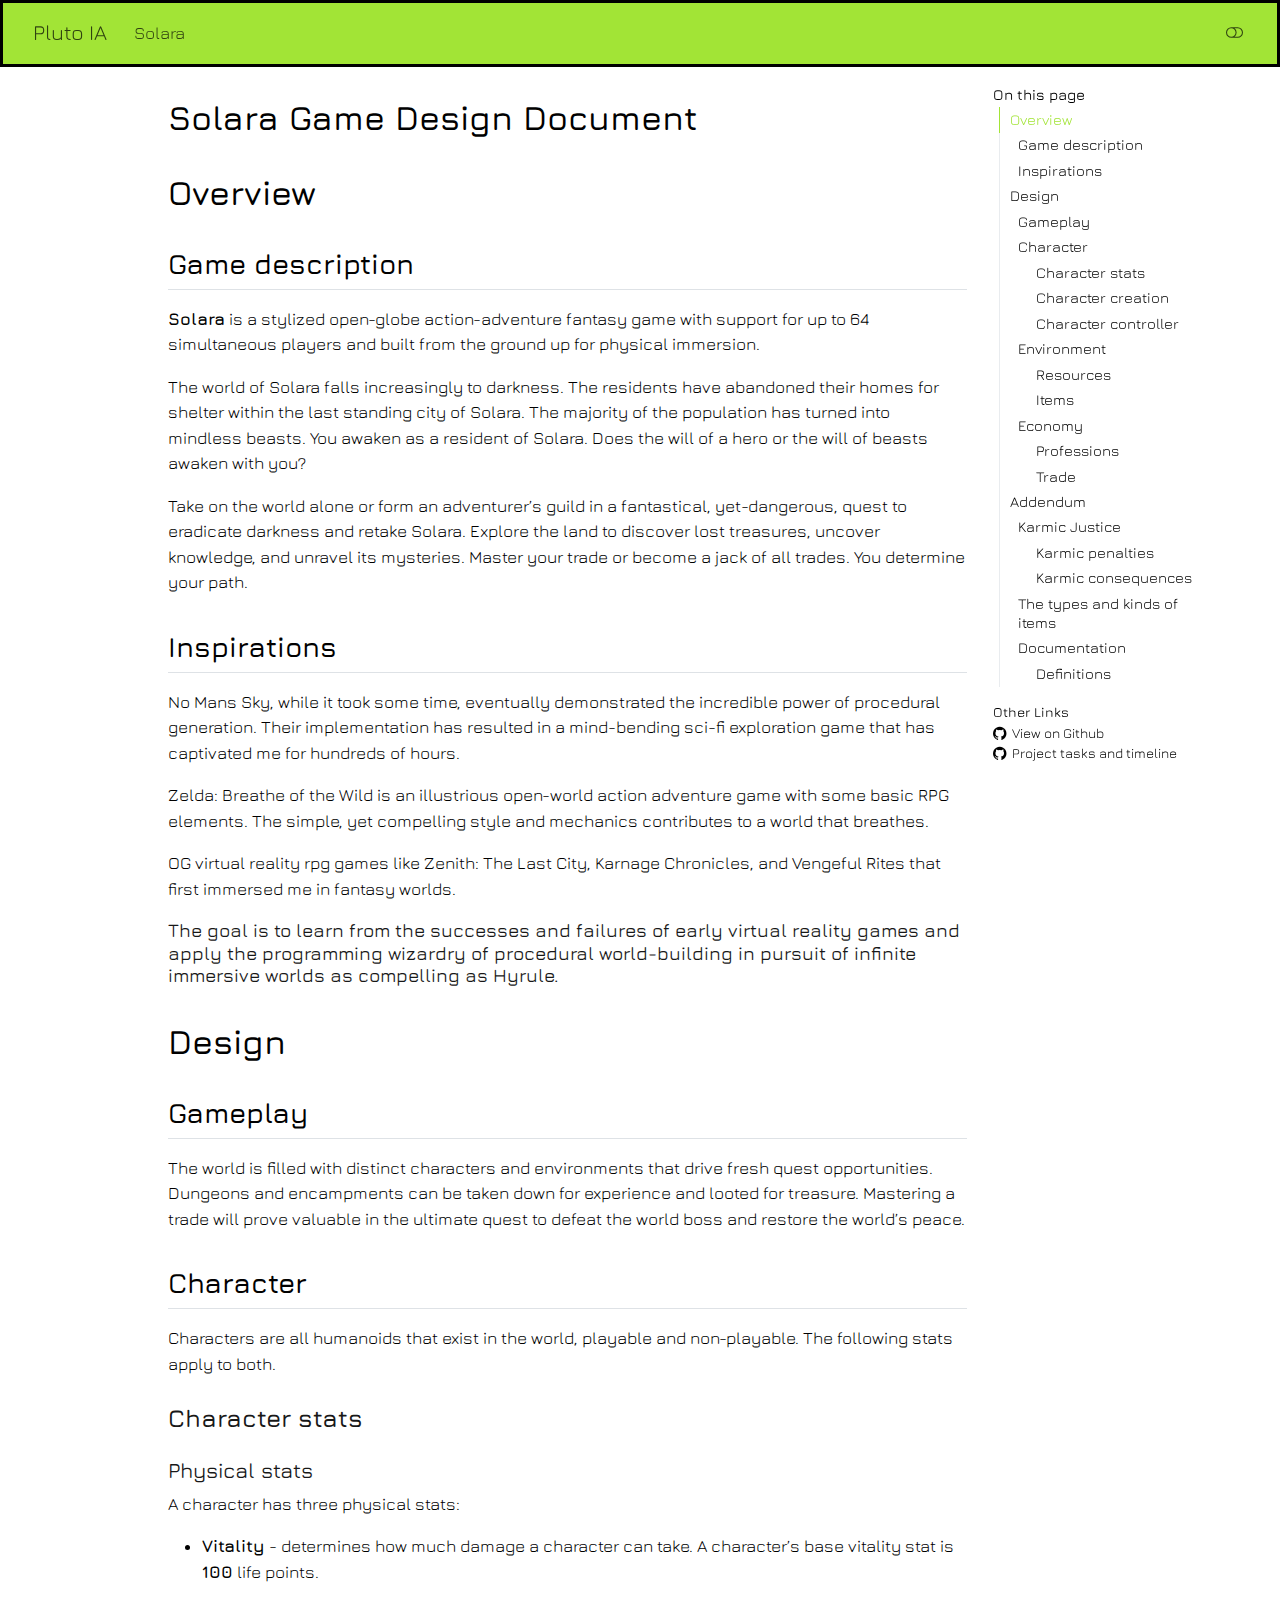
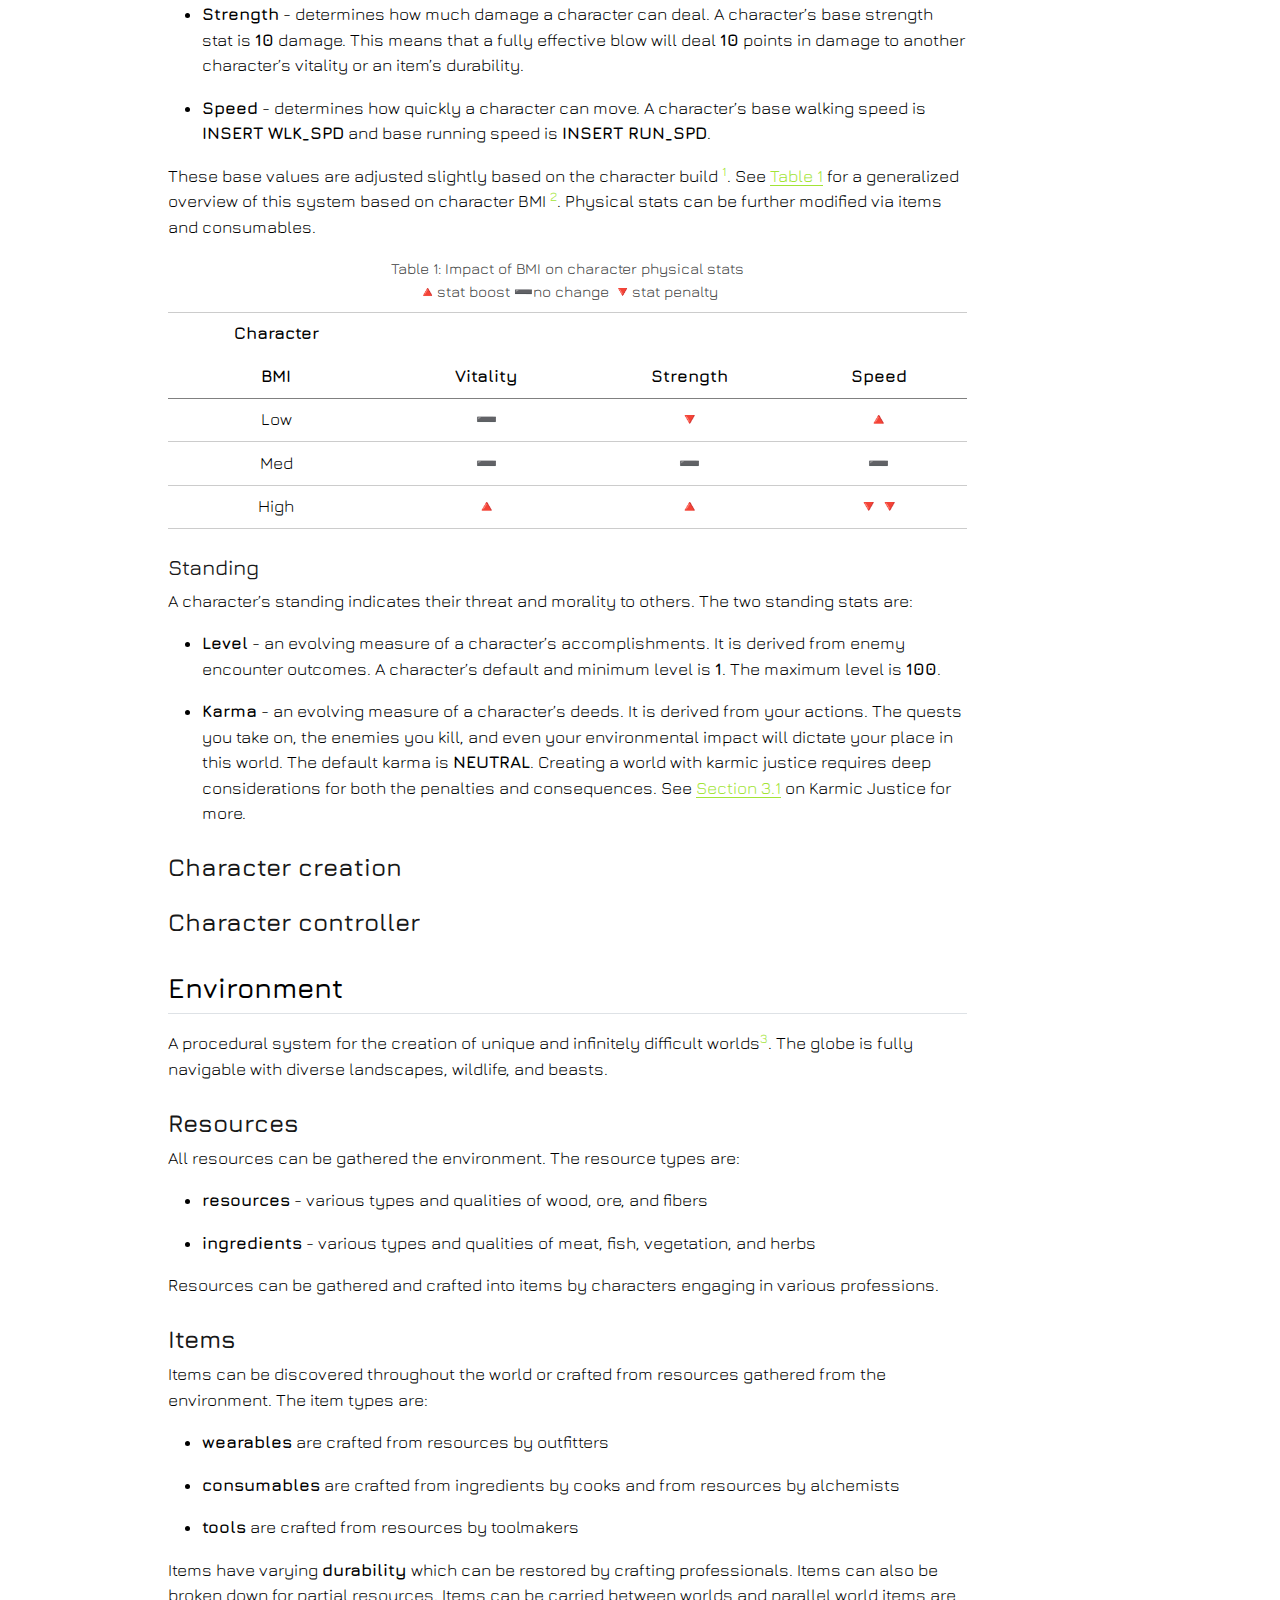
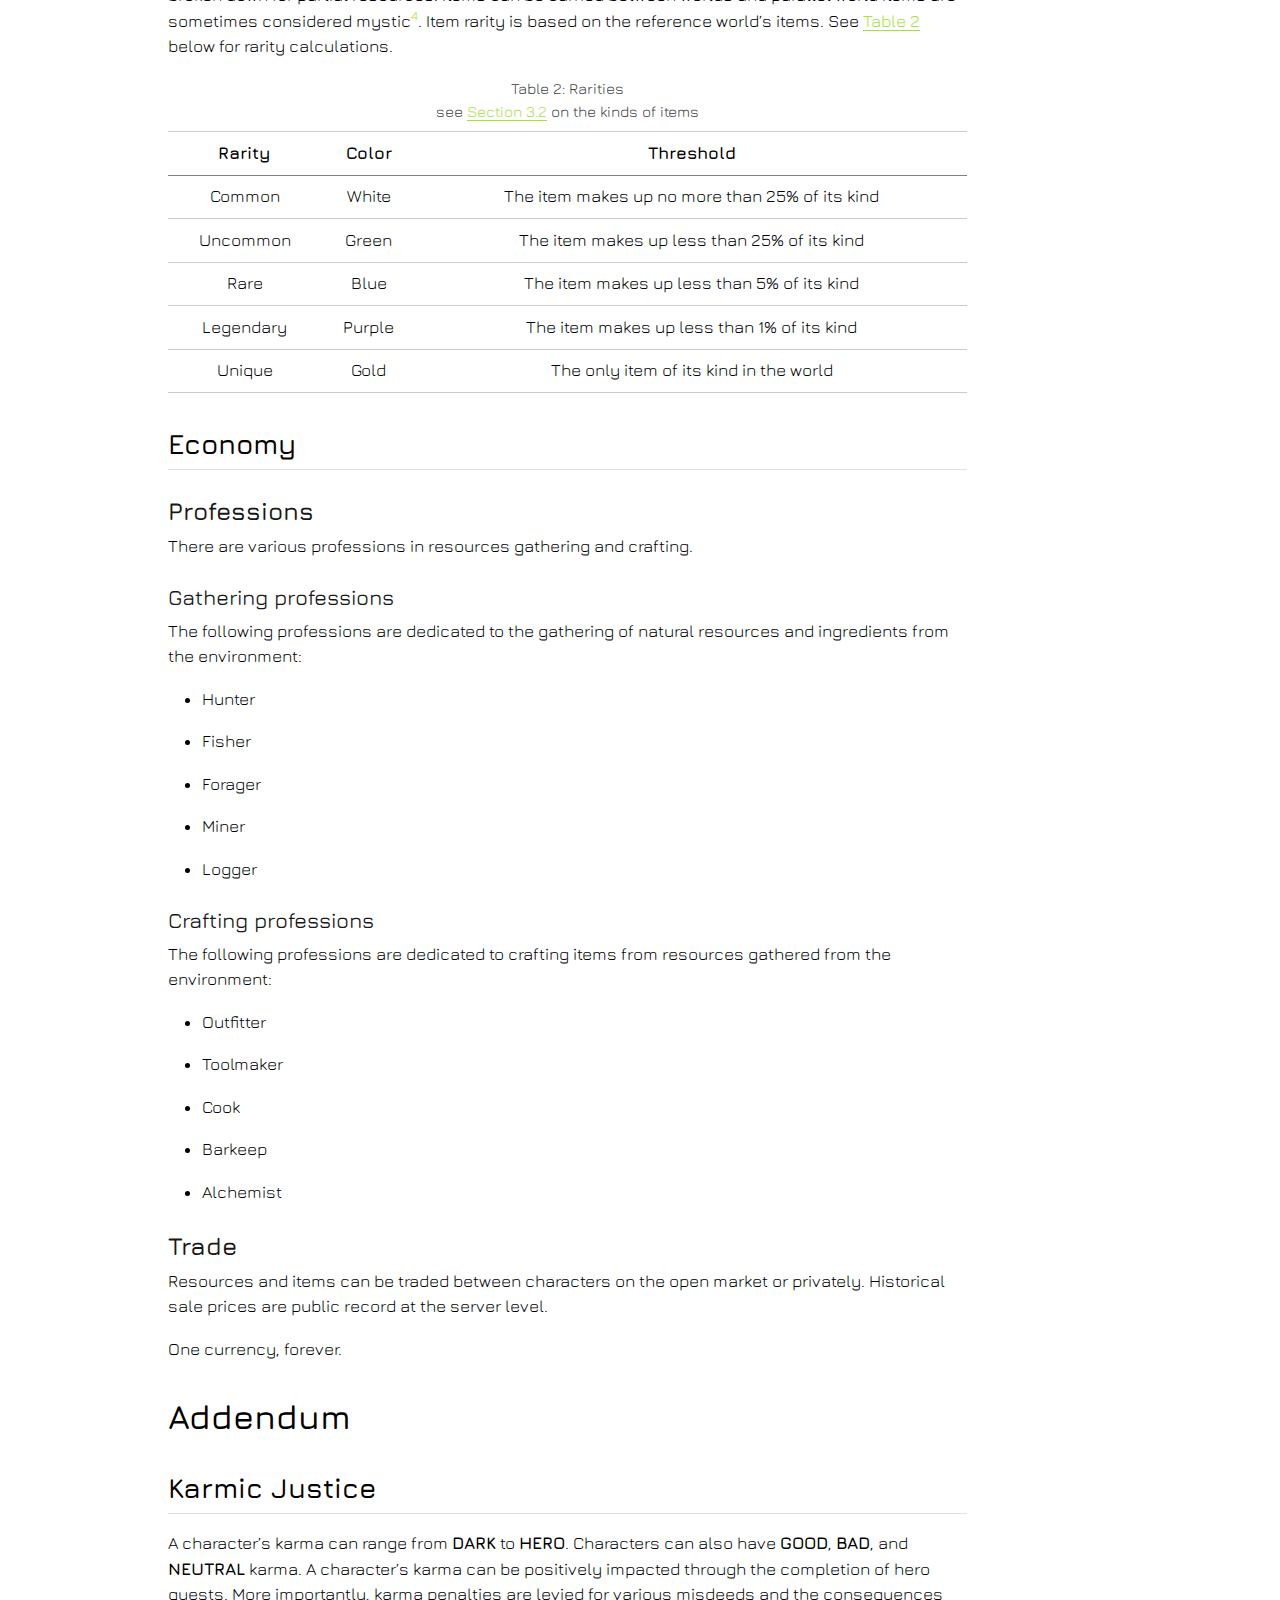
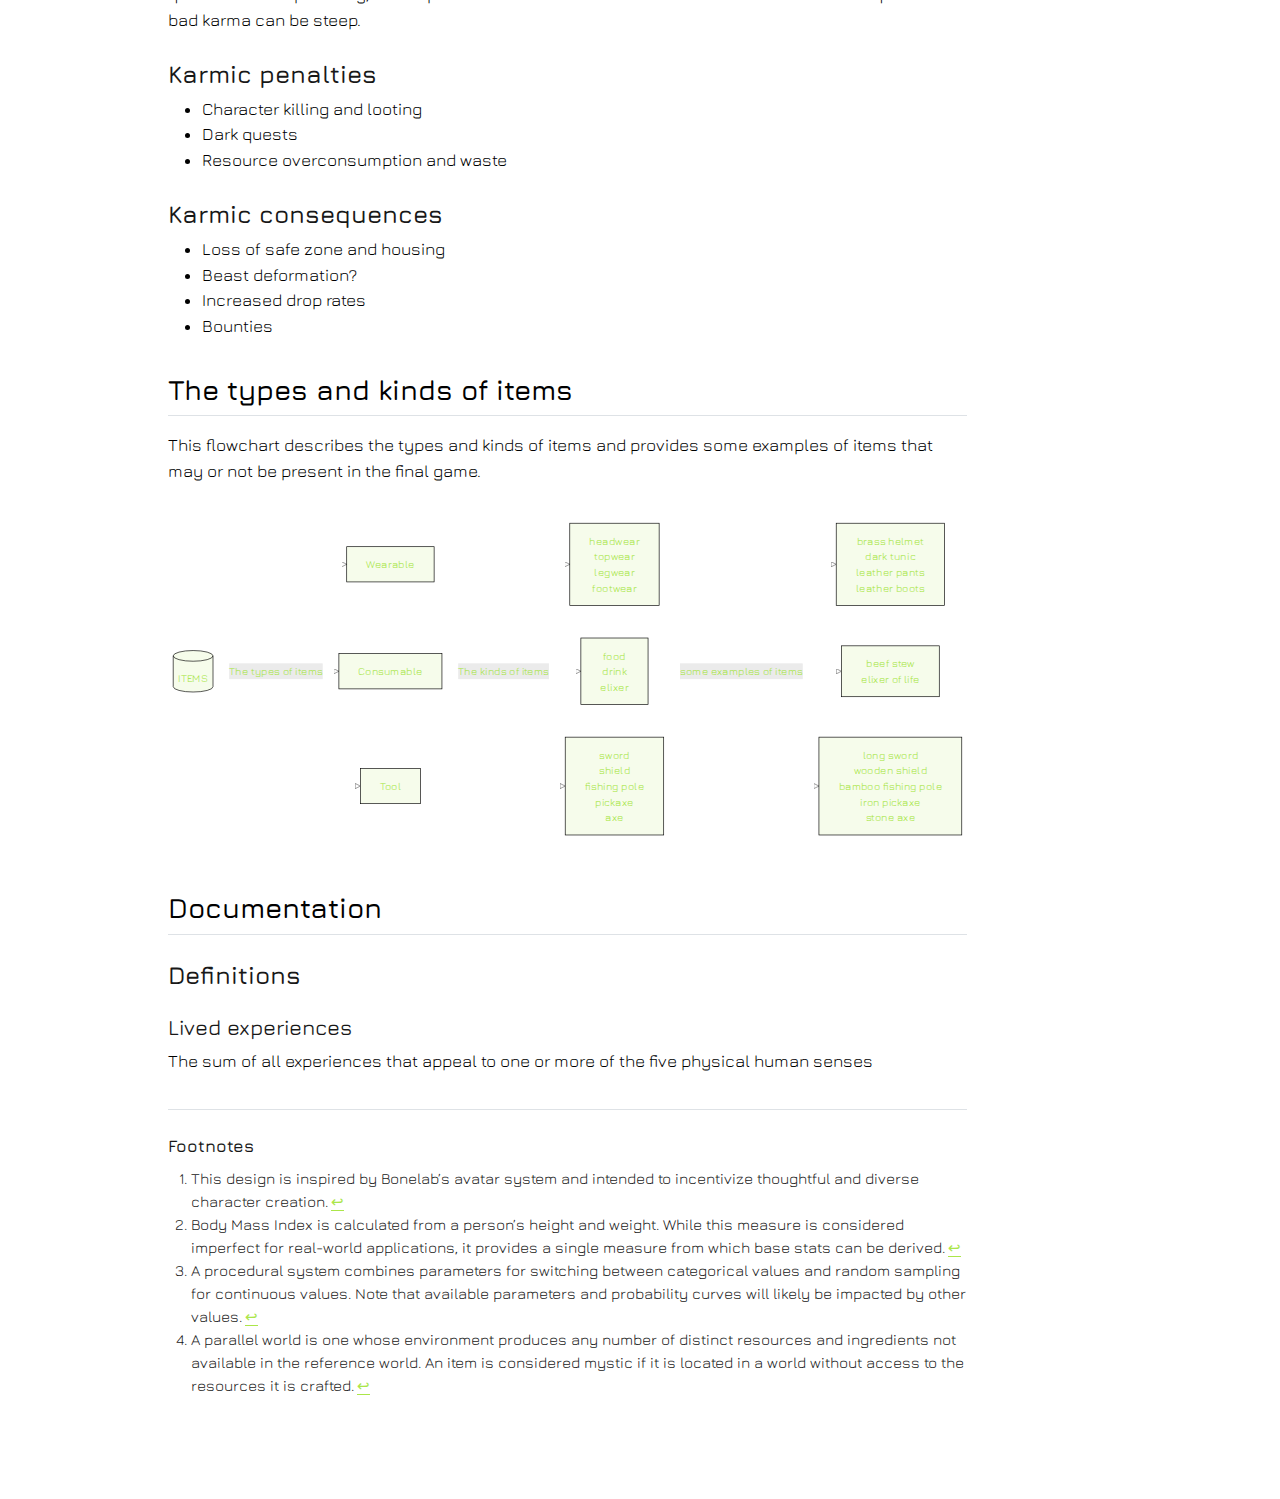
<file: docs/game-design-doc.html>
<!DOCTYPE html>
<html xmlns="http://www.w3.org/1999/xhtml" lang="en" xml:lang="en"><head>

<meta charset="utf-8">
<meta name="generator" content="quarto-1.8.26">

<meta name="viewport" content="width=device-width, initial-scale=1.0, user-scalable=yes">


<title>Solara Game Design Document – Pluto IA</title>
<style>
code{white-space: pre-wrap;}
span.smallcaps{font-variant: small-caps;}
div.columns{display: flex; gap: min(4vw, 1.5em);}
div.column{flex: auto; overflow-x: auto;}
div.hanging-indent{margin-left: 1.5em; text-indent: -1.5em;}
ul.task-list{list-style: none;}
ul.task-list li input[type="checkbox"] {
  width: 0.8em;
  margin: 0 0.8em 0.2em -1em; /* quarto-specific, see https://github.com/quarto-dev/quarto-cli/issues/4556 */ 
  vertical-align: middle;
}
</style>


<script src="site_libs/quarto-nav/quarto-nav.js"></script>
<script src="site_libs/quarto-nav/headroom.min.js"></script>
<script src="site_libs/clipboard/clipboard.min.js"></script>
<script src="site_libs/quarto-search/autocomplete.umd.js"></script>
<script src="site_libs/quarto-search/fuse.min.js"></script>
<script src="site_libs/quarto-search/quarto-search.js"></script>
<meta name="quarto:offset" content="./">
<script src="site_libs/quarto-html/quarto.js" type="module"></script>
<script src="site_libs/quarto-html/tabsets/tabsets.js" type="module"></script>
<script src="site_libs/quarto-html/axe/axe-check.js" type="module"></script>
<script src="site_libs/quarto-html/popper.min.js"></script>
<script src="site_libs/quarto-html/tippy.umd.min.js"></script>
<script src="site_libs/quarto-html/anchor.min.js"></script>
<link href="site_libs/quarto-html/tippy.css" rel="stylesheet">
<link href="site_libs/quarto-html/quarto-syntax-highlighting-587c61ba64f3a5504c4d52d930310e48.css" rel="stylesheet" class="quarto-color-scheme" id="quarto-text-highlighting-styles">
<link href="site_libs/quarto-html/quarto-syntax-highlighting-dark-b758ccaa5987ceb1b75504551e579abf.css" rel="stylesheet" class="quarto-color-scheme quarto-color-alternate" id="quarto-text-highlighting-styles">
<link href="site_libs/quarto-html/quarto-syntax-highlighting-587c61ba64f3a5504c4d52d930310e48.css" rel="stylesheet" class="quarto-color-scheme-extra" id="quarto-text-highlighting-styles">
<script src="site_libs/bootstrap/bootstrap.min.js"></script>
<link href="site_libs/bootstrap/bootstrap-icons.css" rel="stylesheet">
<link href="site_libs/bootstrap/bootstrap-2b72d39a1d03ef294203e2a2fc32cc93.min.css" rel="stylesheet" append-hash="true" class="quarto-color-scheme" id="quarto-bootstrap" data-mode="light">
<link href="site_libs/bootstrap/bootstrap-dark-11ee55ac5bba3c86758aa6a44c93a814.min.css" rel="stylesheet" append-hash="true" class="quarto-color-scheme quarto-color-alternate" id="quarto-bootstrap" data-mode="dark">
<link href="site_libs/bootstrap/bootstrap-2b72d39a1d03ef294203e2a2fc32cc93.min.css" rel="stylesheet" append-hash="true" class="quarto-color-scheme-extra" id="quarto-bootstrap" data-mode="light">
<script id="quarto-search-options" type="application/json">{
  "location": "navbar",
  "copy-button": false,
  "collapse-after": 3,
  "panel-placement": "end",
  "type": "overlay",
  "limit": 50,
  "keyboard-shortcut": [
    "f",
    "/",
    "s"
  ],
  "show-item-context": false,
  "language": {
    "search-no-results-text": "No results",
    "search-matching-documents-text": "matching documents",
    "search-copy-link-title": "Copy link to search",
    "search-hide-matches-text": "Hide additional matches",
    "search-more-match-text": "more match in this document",
    "search-more-matches-text": "more matches in this document",
    "search-clear-button-title": "Clear",
    "search-text-placeholder": "",
    "search-detached-cancel-button-title": "Cancel",
    "search-submit-button-title": "Submit",
    "search-label": "Search"
  }
}</script>
<script src="site_libs/quarto-diagram/mermaid.min.js"></script>
<script src="site_libs/quarto-diagram/mermaid-init.js"></script>
<link href="site_libs/quarto-diagram/mermaid.css" rel="stylesheet">


</head>

<body class="nav-fixed quarto-light"><script id="quarto-html-before-body" type="application/javascript">
    const toggleBodyColorMode = (bsSheetEl) => {
      const mode = bsSheetEl.getAttribute("data-mode");
      const bodyEl = window.document.querySelector("body");
      if (mode === "dark") {
        bodyEl.classList.add("quarto-dark");
        bodyEl.classList.remove("quarto-light");
      } else {
        bodyEl.classList.add("quarto-light");
        bodyEl.classList.remove("quarto-dark");
      }
    }
    const toggleBodyColorPrimary = () => {
      const bsSheetEl = window.document.querySelector("link#quarto-bootstrap:not([rel=disabled-stylesheet])");
      if (bsSheetEl) {
        toggleBodyColorMode(bsSheetEl);
      }
    }
    const setColorSchemeToggle = (alternate) => {
      const toggles = window.document.querySelectorAll('.quarto-color-scheme-toggle');
      for (let i=0; i < toggles.length; i++) {
        const toggle = toggles[i];
        if (toggle) {
          if (alternate) {
            toggle.classList.add("alternate");
          } else {
            toggle.classList.remove("alternate");
          }
        }
      }
    };
    const toggleColorMode = (alternate) => {
      // Switch the stylesheets
      const primaryStylesheets = window.document.querySelectorAll('link.quarto-color-scheme:not(.quarto-color-alternate)');
      const alternateStylesheets = window.document.querySelectorAll('link.quarto-color-scheme.quarto-color-alternate');
      manageTransitions('#quarto-margin-sidebar .nav-link', false);
      if (alternate) {
        // note: dark is layered on light, we don't disable primary!
        enableStylesheet(alternateStylesheets);
        for (const sheetNode of alternateStylesheets) {
          if (sheetNode.id === "quarto-bootstrap") {
            toggleBodyColorMode(sheetNode);
          }
        }
      } else {
        disableStylesheet(alternateStylesheets);
        enableStylesheet(primaryStylesheets)
        toggleBodyColorPrimary();
      }
      manageTransitions('#quarto-margin-sidebar .nav-link', true);
      // Switch the toggles
      setColorSchemeToggle(alternate)
      // Hack to workaround the fact that safari doesn't
      // properly recolor the scrollbar when toggling (#1455)
      if (navigator.userAgent.indexOf('Safari') > 0 && navigator.userAgent.indexOf('Chrome') == -1) {
        manageTransitions("body", false);
        window.scrollTo(0, 1);
        setTimeout(() => {
          window.scrollTo(0, 0);
          manageTransitions("body", true);
        }, 40);
      }
    }
    const disableStylesheet = (stylesheets) => {
      for (let i=0; i < stylesheets.length; i++) {
        const stylesheet = stylesheets[i];
        stylesheet.rel = 'disabled-stylesheet';
      }
    }
    const enableStylesheet = (stylesheets) => {
      for (let i=0; i < stylesheets.length; i++) {
        const stylesheet = stylesheets[i];
        if(stylesheet.rel !== 'stylesheet') { // for Chrome, which will still FOUC without this check
          stylesheet.rel = 'stylesheet';
        }
      }
    }
    const manageTransitions = (selector, allowTransitions) => {
      const els = window.document.querySelectorAll(selector);
      for (let i=0; i < els.length; i++) {
        const el = els[i];
        if (allowTransitions) {
          el.classList.remove('notransition');
        } else {
          el.classList.add('notransition');
        }
      }
    }
    const isFileUrl = () => {
      return window.location.protocol === 'file:';
    }
    const hasAlternateSentinel = () => {
      let styleSentinel = getColorSchemeSentinel();
      if (styleSentinel !== null) {
        return styleSentinel === "alternate";
      } else {
        return false;
      }
    }
    const setStyleSentinel = (alternate) => {
      const value = alternate ? "alternate" : "default";
      if (!isFileUrl()) {
        window.localStorage.setItem("quarto-color-scheme", value);
      } else {
        localAlternateSentinel = value;
      }
    }
    const getColorSchemeSentinel = () => {
      if (!isFileUrl()) {
        const storageValue = window.localStorage.getItem("quarto-color-scheme");
        return storageValue != null ? storageValue : localAlternateSentinel;
      } else {
        return localAlternateSentinel;
      }
    }
    const toggleGiscusIfUsed = (isAlternate, darkModeDefault) => {
      const baseTheme = document.querySelector('#giscus-base-theme')?.value ?? 'light';
      const alternateTheme = document.querySelector('#giscus-alt-theme')?.value ?? 'dark';
      let newTheme = '';
      if(authorPrefersDark) {
        newTheme = isAlternate ? baseTheme : alternateTheme;
      } else {
        newTheme = isAlternate ? alternateTheme : baseTheme;
      }
      const changeGiscusTheme = () => {
        // From: https://github.com/giscus/giscus/issues/336
        const sendMessage = (message) => {
          const iframe = document.querySelector('iframe.giscus-frame');
          if (!iframe) return;
          iframe.contentWindow.postMessage({ giscus: message }, 'https://giscus.app');
        }
        sendMessage({
          setConfig: {
            theme: newTheme
          }
        });
      }
      const isGiscussLoaded = window.document.querySelector('iframe.giscus-frame') !== null;
      if (isGiscussLoaded) {
        changeGiscusTheme();
      }
    };
    const authorPrefersDark = false;
    const darkModeDefault = authorPrefersDark;
      document.querySelector('link#quarto-text-highlighting-styles.quarto-color-scheme-extra').rel = 'disabled-stylesheet';
      document.querySelector('link#quarto-bootstrap.quarto-color-scheme-extra').rel = 'disabled-stylesheet';
    let localAlternateSentinel = darkModeDefault ? 'alternate' : 'default';
    // Dark / light mode switch
    window.quartoToggleColorScheme = () => {
      // Read the current dark / light value
      let toAlternate = !hasAlternateSentinel();
      toggleColorMode(toAlternate);
      setStyleSentinel(toAlternate);
      toggleGiscusIfUsed(toAlternate, darkModeDefault);
      window.dispatchEvent(new Event('resize'));
    };
    // Switch to dark mode if need be
    if (hasAlternateSentinel()) {
      toggleColorMode(true);
    } else {
      toggleColorMode(false);
    }
  </script>

<div id="quarto-search-results"></div>
  <header id="quarto-header" class="headroom fixed-top">
    <nav class="navbar navbar-expand-lg " data-bs-theme="dark">
      <div class="navbar-container container-fluid">
      <div class="navbar-brand-container mx-auto">
    <a class="navbar-brand" href="./index.html">
    <span class="navbar-title">Pluto IA</span>
    </a>
  </div>
          <button class="navbar-toggler" type="button" data-bs-toggle="collapse" data-bs-target="#navbarCollapse" aria-controls="navbarCollapse" role="menu" aria-expanded="false" aria-label="Toggle navigation" onclick="if (window.quartoToggleHeadroom) { window.quartoToggleHeadroom(); }">
  <span class="navbar-toggler-icon"></span>
</button>
          <div class="collapse navbar-collapse" id="navbarCollapse">
            <ul class="navbar-nav navbar-nav-scroll me-auto">
  <li class="nav-item">
    <a class="nav-link active" href="./game-design-doc.html" aria-current="page"> 
<span class="menu-text">Solara</span></a>
  </li>  
</ul>
          </div> <!-- /navcollapse -->
            <div class="quarto-navbar-tools">
  <a href="" class="quarto-color-scheme-toggle quarto-navigation-tool  px-1" onclick="window.quartoToggleColorScheme(); return false;" title="Toggle dark mode"><i class="bi"></i></a>
</div>
      </div> <!-- /container-fluid -->
    </nav>
</header>
<!-- content -->
<div id="quarto-content" class="quarto-container page-columns page-rows-contents page-layout-article page-navbar">
<!-- sidebar -->
<!-- margin-sidebar -->
    <div id="quarto-margin-sidebar" class="sidebar margin-sidebar">
        <nav id="TOC" role="doc-toc" class="toc-active" data-toc-expanded="99">
    <h2 id="toc-title">On this page</h2>
   
  <ul>
  <li><a href="#overview" id="toc-overview" class="nav-link active" data-scroll-target="#overview">Overview</a>
  <ul class="collapse">
  <li><a href="#game-description" id="toc-game-description" class="nav-link" data-scroll-target="#game-description">Game description</a></li>
  <li><a href="#inspirations" id="toc-inspirations" class="nav-link" data-scroll-target="#inspirations">Inspirations</a></li>
  </ul></li>
  <li><a href="#design" id="toc-design" class="nav-link" data-scroll-target="#design">Design</a>
  <ul class="collapse">
  <li><a href="#gameplay" id="toc-gameplay" class="nav-link" data-scroll-target="#gameplay">Gameplay</a></li>
  <li><a href="#character" id="toc-character" class="nav-link" data-scroll-target="#character">Character</a>
  <ul class="collapse">
  <li><a href="#character-stats" id="toc-character-stats" class="nav-link" data-scroll-target="#character-stats">Character stats</a></li>
  <li><a href="#character-creation" id="toc-character-creation" class="nav-link" data-scroll-target="#character-creation">Character creation</a></li>
  <li><a href="#character-controller" id="toc-character-controller" class="nav-link" data-scroll-target="#character-controller">Character controller</a></li>
  </ul></li>
  <li><a href="#environment" id="toc-environment" class="nav-link" data-scroll-target="#environment">Environment</a>
  <ul class="collapse">
  <li><a href="#resources" id="toc-resources" class="nav-link" data-scroll-target="#resources">Resources</a></li>
  <li><a href="#items" id="toc-items" class="nav-link" data-scroll-target="#items">Items</a></li>
  </ul></li>
  <li><a href="#economy" id="toc-economy" class="nav-link" data-scroll-target="#economy">Economy</a>
  <ul class="collapse">
  <li><a href="#sec-professions" id="toc-sec-professions" class="nav-link" data-scroll-target="#sec-professions">Professions</a></li>
  <li><a href="#trade" id="toc-trade" class="nav-link" data-scroll-target="#trade">Trade</a></li>
  </ul></li>
  </ul></li>
  <li><a href="#addendum" id="toc-addendum" class="nav-link" data-scroll-target="#addendum">Addendum</a>
  <ul class="collapse">
  <li><a href="#sec-justice" id="toc-sec-justice" class="nav-link" data-scroll-target="#sec-justice">Karmic Justice</a>
  <ul class="collapse">
  <li><a href="#karmic-penalties" id="toc-karmic-penalties" class="nav-link" data-scroll-target="#karmic-penalties">Karmic penalties</a></li>
  <li><a href="#karmic-consequences" id="toc-karmic-consequences" class="nav-link" data-scroll-target="#karmic-consequences">Karmic consequences</a></li>
  </ul></li>
  <li><a href="#sec-itemkinds" id="toc-sec-itemkinds" class="nav-link" data-scroll-target="#sec-itemkinds">The types and kinds of items</a></li>
  <li><a href="#documentation" id="toc-documentation" class="nav-link" data-scroll-target="#documentation">Documentation</a>
  <ul class="collapse">
  <li><a href="#definitions" id="toc-definitions" class="nav-link" data-scroll-target="#definitions">Definitions</a></li>
  </ul></li>
  </ul></li>
  </ul>
<div class="quarto-other-links"><h2>Other Links</h2><ul><li><a href="https://github.com/niboXR/first-game"><i class="bi bi-github"></i>View on Github</a></li><li><a href="https://github.com/users/niboXR/projects/3"><i class="bi bi-github"></i>Project tasks and timeline</a></li></ul></div></nav>
    </div>
<!-- main -->
<main class="content" id="quarto-document-content">


<header id="title-block-header" class="quarto-title-block default">
<div class="quarto-title">
<h1 class="title">Solara Game Design Document</h1>
</div>



<div class="quarto-title-meta">

    
  
    
  </div>
  


</header>


<section id="overview" class="level1">
<h1>Overview</h1>
<section id="game-description" class="level2">
<h2 class="anchored" data-anchor-id="game-description">Game description</h2>
<p><strong>Solara</strong> is a stylized open-globe action-adventure fantasy game with support for up to 64 simultaneous players and built from the ground up for physical immersion.</p>
<p>The world of Solara falls increasingly to darkness. The residents have abandoned their homes for shelter within the last standing city of Solara. The majority of the population has turned into mindless beasts. You awaken as a resident of Solara. Does the will of a hero or the will of beasts awaken with you?</p>
<p>Take on the world alone or form an adventurer’s guild in a fantastical, yet-dangerous, quest to eradicate darkness and retake Solara. Explore the land to discover lost treasures, uncover knowledge, and unravel its mysteries. Master your trade or become a jack of all trades. You determine your path.</p>
</section>
<section id="inspirations" class="level2">
<h2 class="anchored" data-anchor-id="inspirations">Inspirations</h2>
<p>No Mans Sky, while it took some time, eventually demonstrated the incredible power of procedural generation. Their implementation has resulted in a mind-bending sci-fi exploration game that has captivated me for hundreds of hours.</p>
<p>Zelda: Breathe of the Wild is an illustrious open-world action adventure game with some basic RPG elements. The simple, yet compelling style and mechanics contributes to a world that breathes.</p>
<p>OG virtual reality rpg games like Zenith: The Last City, Karnage Chronicles, and Vengeful Rites that first immersed me in fantasy worlds.</p>
<section id="[base64]." class="level5">
<h5 class="anchored" data-anchor-id="[base64].">The goal is to learn from the successes and failures of early virtual reality games and apply the programming wizardry of procedural world-building in pursuit of infinite immersive worlds as compelling as Hyrule.</h5>
</section>
</section>
</section>
<section id="design" class="level1">
<h1>Design</h1>
<section id="gameplay" class="level2">
<h2 class="anchored" data-anchor-id="gameplay">Gameplay</h2>
<p>The world is filled with distinct characters and environments that drive fresh quest opportunities. Dungeons and encampments can be taken down for experience and looted for treasure. Mastering a trade will prove valuable in the ultimate quest to defeat the world boss and restore the world’s peace.</p>
</section>
<section id="character" class="level2">
<h2 class="anchored" data-anchor-id="character">Character</h2>
<p>Characters are all humanoids that exist in the world, playable and non-playable. The following stats apply to both.</p>
<section id="character-stats" class="level3">
<h3 class="anchored" data-anchor-id="character-stats">Character stats</h3>
<section id="physical-stats" class="level4">
<h4 class="anchored" data-anchor-id="physical-stats">Physical stats</h4>
<p>A character has three physical stats:</p>
<ul>
<li><p><strong>Vitality</strong> - determines how much damage a character can take. A character’s base vitality stat is <strong>100</strong> life points.</p></li>
<li><p><strong>Strength</strong> - determines how much damage a character can deal. A character’s base strength stat is <strong>10</strong> damage. This means that a fully effective blow will deal <strong>10</strong> points in damage to another character’s vitality or an item’s durability.</p></li>
<li><p><strong>Speed</strong> - determines how quickly a character can move. A character’s base walking speed is <strong>INSERT WLK_SPD</strong> and base running speed is <strong>INSERT RUN_SPD</strong>.</p></li>
</ul>
<p>These base values are adjusted slightly based on the character build <a href="#fn1" class="footnote-ref" id="fnref1" role="doc-noteref"><sup>1</sup></a>. See <a href="#tbl-1" class="quarto-xref">Table&nbsp;1</a> for a generalized overview of this system based on character BMI <a href="#fn2" class="footnote-ref" id="fnref2" role="doc-noteref"><sup>2</sup></a>. Physical stats can be further modified via items and consumables.</p>
<div id="tbl-1" class="quarto-float quarto-figure quarto-figure-center anchored">
<figure class="quarto-float quarto-float-tbl figure">
<figcaption class="quarto-float-caption-top quarto-float-caption quarto-float-tbl" id="tbl-1-caption-0ceaefa1-69ba-4598-a22c-09a6ac19f8ca">
Table&nbsp;1: Impact of BMI on character physical stats<br>
🔺stat boost ➖no change 🔻stat penalty
</figcaption>
<div aria-describedby="tbl-1-caption-0ceaefa1-69ba-4598-a22c-09a6ac19f8ca">
<table class="caption-top table">
<colgroup>
<col style="width: 16%">
<col style="width: 15%">
<col style="width: 15%">
<col style="width: 13%">
</colgroup>
<thead>
<tr class="header">
<th><p>Character</p>
<p>BMI</p></th>
<th>Vitality</th>
<th>Strength</th>
<th>Speed</th>
</tr>
</thead>
<tbody>
<tr class="odd">
<td>Low</td>
<td>➖</td>
<td>🔻</td>
<td>🔺</td>
</tr>
<tr class="even">
<td>Med</td>
<td>➖</td>
<td>➖</td>
<td>➖</td>
</tr>
<tr class="odd">
<td>High</td>
<td>🔺</td>
<td>🔺</td>
<td>🔻🔻</td>
</tr>
</tbody>
</table>
</div>
</figure>
</div>
</section>
<section id="standing" class="level4">
<h4 class="anchored" data-anchor-id="standing">Standing</h4>
<p>A character’s standing indicates their threat and morality to others. The two standing stats are:</p>
<ul>
<li><p><strong>Level</strong> - an evolving measure of a character’s accomplishments. It is derived from enemy encounter outcomes. A character’s default and minimum level is <strong>1</strong>. The maximum level is <strong>100</strong>.</p></li>
<li><p><strong>Karma</strong> - an evolving measure of a character’s deeds. It is derived from your actions. The quests you take on, the enemies you kill, and even your environmental impact will dictate your place in this world. The default karma is <strong>NEUTRAL</strong>. Creating a world with karmic justice requires deep considerations for both the penalties and consequences. See <a href="#sec-justice" class="quarto-xref">Section&nbsp;3.1</a> on Karmic Justice for more.</p></li>
</ul>
</section>
</section>
<section id="character-creation" class="level3">
<h3 class="anchored" data-anchor-id="character-creation">Character creation</h3>
</section>
<section id="character-controller" class="level3">
<h3 class="anchored" data-anchor-id="character-controller">Character controller</h3>
</section>
</section>
<section id="environment" class="level2">
<h2 class="anchored" data-anchor-id="environment">Environment</h2>
<p>A procedural system for the creation of unique and infinitely difficult worlds<a href="#fn3" class="footnote-ref" id="fnref3" role="doc-noteref"><sup>3</sup></a>. The globe is fully navigable with diverse landscapes, wildlife, and beasts.</p>
<section id="resources" class="level3">
<h3 class="anchored" data-anchor-id="resources">Resources</h3>
<p>All resources can be gathered the environment. The resource types are:</p>
<ul>
<li><p><strong>resources</strong> - various types and qualities of wood, ore, and fibers</p></li>
<li><p><strong>ingredients</strong> - various types and qualities of meat, fish, vegetation, and herbs</p></li>
</ul>
<p>Resources can be gathered and crafted into items by characters engaging in various professions.</p>
</section>
<section id="items" class="level3">
<h3 class="anchored" data-anchor-id="items">Items</h3>
<p>Items can be discovered throughout the world or crafted from resources gathered from the environment. The item types are:</p>
<ul>
<li><p><strong>wearables</strong> are crafted from resources by outfitters</p></li>
<li><p><strong>consumables</strong> are crafted from ingredients by cooks and from resources by alchemists</p></li>
<li><p><strong>tools</strong> are crafted from resources by toolmakers</p></li>
</ul>
<p>Items have varying <strong>durability</strong> which can be restored by crafting professionals. Items can also be broken down for partial resources. Items can be carried between worlds and parallel world items are sometimes considered mystic<a href="#fn4" class="footnote-ref" id="fnref4" role="doc-noteref"><sup>4</sup></a>. Item rarity is based on the reference world’s items. See <a href="#tbl-2" class="quarto-xref">Table&nbsp;2</a> below for rarity calculations.</p>
<div id="tbl-2" class="quarto-float quarto-figure quarto-figure-center anchored">
<figure class="quarto-float quarto-float-tbl figure">
<figcaption class="quarto-float-caption-top quarto-float-caption quarto-float-tbl" id="tbl-2-caption-0ceaefa1-69ba-4598-a22c-09a6ac19f8ca">
Table&nbsp;2: Rarities<br>
see <a href="#sec-itemkinds" class="quarto-xref">Section&nbsp;3.2</a> on the kinds of items
</figcaption>
<div aria-describedby="tbl-2-caption-0ceaefa1-69ba-4598-a22c-09a6ac19f8ca">
<table class="caption-top table">
<thead>
<tr class="header">
<th>Rarity</th>
<th>Color</th>
<th>Threshold</th>
</tr>
</thead>
<tbody>
<tr class="odd">
<td>Common</td>
<td>White</td>
<td>The item makes up no more than 25% of its kind</td>
</tr>
<tr class="even">
<td>Uncommon</td>
<td>Green</td>
<td>The item makes up less than 25% of its kind</td>
</tr>
<tr class="odd">
<td>Rare</td>
<td>Blue</td>
<td>The item makes up less than 5% of its kind</td>
</tr>
<tr class="even">
<td>Legendary</td>
<td>Purple</td>
<td>The item makes up less than 1% of its kind</td>
</tr>
<tr class="odd">
<td>Unique</td>
<td>Gold</td>
<td>The only item of its kind in the world</td>
</tr>
</tbody>
</table>
</div>
</figure>
</div>
</section>
</section>
<section id="economy" class="level2">
<h2 class="anchored" data-anchor-id="economy">Economy</h2>
<section id="sec-professions" class="level3">
<h3 class="anchored" data-anchor-id="sec-professions">Professions</h3>
<p>There are various professions in resources gathering and crafting.</p>
<section id="gathering-professions" class="level4">
<h4 class="anchored" data-anchor-id="gathering-professions">Gathering professions</h4>
<p>The following professions are dedicated to the gathering of natural resources and ingredients from the environment:</p>
<ul>
<li><p>Hunter</p></li>
<li><p>Fisher</p></li>
<li><p>Forager</p></li>
<li><p>Miner</p></li>
<li><p>Logger</p></li>
</ul>
</section>
<section id="crafting-professions" class="level4">
<h4 class="anchored" data-anchor-id="crafting-professions">Crafting professions</h4>
<p>The following professions are dedicated to crafting items from resources gathered from the environment:</p>
<ul>
<li><p>Outfitter</p></li>
<li><p>Toolmaker</p></li>
<li><p>Cook</p></li>
<li><p>Barkeep</p></li>
<li><p>Alchemist</p></li>
</ul>
</section>
</section>
<section id="trade" class="level3">
<h3 class="anchored" data-anchor-id="trade">Trade</h3>
<p>Resources and items can be traded between characters on the open market or privately. Historical sale prices are public record at the server level.</p>
<p>One currency, forever.</p>
</section>
</section>
</section>
<section id="addendum" class="level1">
<h1>Addendum</h1>
<section id="sec-justice" class="level2">
<h2 class="anchored" data-anchor-id="sec-justice">Karmic Justice</h2>
<p>A character’s karma can range from <strong>DARK</strong> to <strong>HERO</strong>. Characters can also have <strong>GOOD</strong>, <strong>BAD</strong>, and <strong>NEUTRAL</strong> karma. A character’s karma can be positively impacted through the completion of hero quests. More importantly, karma penalties are levied for various misdeeds and the consequences bad karma can be steep.</p>
<section id="karmic-penalties" class="level3">
<h3 class="anchored" data-anchor-id="karmic-penalties">Karmic penalties</h3>
<ul>
<li>Character killing and looting</li>
<li>Dark quests</li>
<li>Resource overconsumption and waste</li>
</ul>
</section>
<section id="karmic-consequences" class="level3">
<h3 class="anchored" data-anchor-id="karmic-consequences">Karmic consequences</h3>
<ul>
<li>Loss of safe zone and housing</li>
<li>Beast deformation?</li>
<li>Increased drop rates</li>
<li>Bounties</li>
</ul>
</section>
</section>
<section id="sec-itemkinds" class="level2">
<h2 class="anchored" data-anchor-id="sec-itemkinds">The types and kinds of items</h2>
<p>This flowchart describes the types and kinds of items and provides some examples of items that may or not be present in the final game.</p>
<div class="cell" data-layout-align="default">
<div class="cell-output-display">
<div>
<p></p><figure class="figure"><p></p>
<div>
<pre class="mermaid mermaid-js">flowchart LR
ITEMS[(ITEMS)] --&gt; Wearable
ITEMS --&gt; | The types of items | Consumable
ITEMS --&gt; Tool

KindsOfWearables["`headwear
    topwear
    legwear
    footwear`"]
Wearable --&gt; KindsOfWearables

KindsOfConsumables["`food
  drink
  elixer
`"]
Consumable --&gt; |The kinds of items| KindsOfConsumables

KindsOfTools["`sword
  shield
  fishing pole
  pickaxe
  axe`"]
Tool --&gt; KindsOfTools

ExampleWearables["`
  brass helmet
  dark tunic
  leather pants
  leather boots
`"]
  
KindsOfWearables --&gt; ExampleWearables

ExampleConsumables["`
  beef stew
  elixer of life
`"]

KindsOfConsumables --&gt; |some examples of items|ExampleConsumables

ExampleTools["`
  long sword
  wooden shield
  bamboo fishing pole
  iron pickaxe
  stone axe
`"]

KindsOfTools --&gt; ExampleTools

</pre>
</div>
<p></p></figure><p></p>
</div>
</div>
</div>
</section>
<section id="documentation" class="level2">
<h2 class="anchored" data-anchor-id="documentation">Documentation</h2>
<section id="definitions" class="level3">
<h3 class="anchored" data-anchor-id="definitions">Definitions</h3>
<section id="sec-lived" class="level4">
<h4 class="anchored" data-anchor-id="sec-lived">Lived experiences</h4>
<p>The sum of all experiences that appeal to one or more of the five physical human senses</p>


</section>
</section>
</section>
</section>


<div id="quarto-appendix" class="default"><section id="footnotes" class="footnotes footnotes-end-of-document" role="doc-endnotes"><h2 class="anchored quarto-appendix-heading">Footnotes</h2>

<ol>
<li id="fn1"><p>This design is inspired by Bonelab’s avatar system and intended to incentivize thoughtful and diverse character creation.<a href="#fnref1" class="footnote-back" role="doc-backlink">↩︎</a></p></li>
<li id="fn2"><p>Body Mass Index is calculated from a person’s height and weight. While this measure is considered imperfect for real-world applications, it provides a single measure from which base stats can be derived.<a href="#fnref2" class="footnote-back" role="doc-backlink">↩︎</a></p></li>
<li id="fn3"><p>A procedural system combines parameters for switching between categorical values and random sampling for continuous values. Note that available parameters and probability curves will likely be impacted by other values.<a href="#fnref3" class="footnote-back" role="doc-backlink">↩︎</a></p></li>
<li id="fn4"><p>A parallel world is one whose environment produces any number of distinct resources and ingredients not available in the reference world. An item is considered mystic if it is located in a world without access to the resources it is crafted.<a href="#fnref4" class="footnote-back" role="doc-backlink">↩︎</a></p></li>
</ol>
</section></div></main> <!-- /main -->
<script id="quarto-html-after-body" type="application/javascript">
  window.document.addEventListener("DOMContentLoaded", function (event) {
    // Ensure there is a toggle, if there isn't float one in the top right
    if (window.document.querySelector('.quarto-color-scheme-toggle') === null) {
      const a = window.document.createElement('a');
      a.classList.add('top-right');
      a.classList.add('quarto-color-scheme-toggle');
      a.href = "";
      a.onclick = function() { try { window.quartoToggleColorScheme(); } catch {} return false; };
      const i = window.document.createElement("i");
      i.classList.add('bi');
      a.appendChild(i);
      window.document.body.appendChild(a);
    }
    setColorSchemeToggle(hasAlternateSentinel())
    const icon = "";
    const anchorJS = new window.AnchorJS();
    anchorJS.options = {
      placement: 'right',
      icon: icon
    };
    anchorJS.add('.anchored');
    const isCodeAnnotation = (el) => {
      for (const clz of el.classList) {
        if (clz.startsWith('code-annotation-')) {                     
          return true;
        }
      }
      return false;
    }
    const onCopySuccess = function(e) {
      // button target
      const button = e.trigger;
      // don't keep focus
      button.blur();
      // flash "checked"
      button.classList.add('code-copy-button-checked');
      var currentTitle = button.getAttribute("title");
      button.setAttribute("title", "Copied!");
      let tooltip;
      if (window.bootstrap) {
        button.setAttribute("data-bs-toggle", "tooltip");
        button.setAttribute("data-bs-placement", "left");
        button.setAttribute("data-bs-title", "Copied!");
        tooltip = new bootstrap.Tooltip(button, 
          { trigger: "manual", 
            customClass: "code-copy-button-tooltip",
            offset: [0, -8]});
        tooltip.show();    
      }
      setTimeout(function() {
        if (tooltip) {
          tooltip.hide();
          button.removeAttribute("data-bs-title");
          button.removeAttribute("data-bs-toggle");
          button.removeAttribute("data-bs-placement");
        }
        button.setAttribute("title", currentTitle);
        button.classList.remove('code-copy-button-checked');
      }, 1000);
      // clear code selection
      e.clearSelection();
    }
    const getTextToCopy = function(trigger) {
      const outerScaffold = trigger.parentElement.cloneNode(true);
      const codeEl = outerScaffold.querySelector('code');
      for (const childEl of codeEl.children) {
        if (isCodeAnnotation(childEl)) {
          childEl.remove();
        }
      }
      return codeEl.innerText;
    }
    const clipboard = new window.ClipboardJS('.code-copy-button:not([data-in-quarto-modal])', {
      text: getTextToCopy
    });
    clipboard.on('success', onCopySuccess);
    if (window.document.getElementById('quarto-embedded-source-code-modal')) {
      const clipboardModal = new window.ClipboardJS('.code-copy-button[data-in-quarto-modal]', {
        text: getTextToCopy,
        container: window.document.getElementById('quarto-embedded-source-code-modal')
      });
      clipboardModal.on('success', onCopySuccess);
    }
      var localhostRegex = new RegExp(/^(?:http|https):\/\/localhost\:?[0-9]*\//);
      var mailtoRegex = new RegExp(/^mailto:/);
        var filterRegex = new RegExp('/' + window.location.host + '/');
      var isInternal = (href) => {
          return filterRegex.test(href) || localhostRegex.test(href) || mailtoRegex.test(href);
      }
      // Inspect non-navigation links and adorn them if external
     var links = window.document.querySelectorAll('a[href]:not(.nav-link):not(.navbar-brand):not(.toc-action):not(.sidebar-link):not(.sidebar-item-toggle):not(.pagination-link):not(.no-external):not([aria-hidden]):not(.dropdown-item):not(.quarto-navigation-tool):not(.about-link)');
      for (var i=0; i<links.length; i++) {
        const link = links[i];
        if (!isInternal(link.href)) {
          // undo the damage that might have been done by quarto-nav.js in the case of
          // links that we want to consider external
          if (link.dataset.originalHref !== undefined) {
            link.href = link.dataset.originalHref;
          }
        }
      }
    function tippyHover(el, contentFn, onTriggerFn, onUntriggerFn) {
      const config = {
        allowHTML: true,
        maxWidth: 500,
        delay: 100,
        arrow: false,
        appendTo: function(el) {
            return el.parentElement;
        },
        interactive: true,
        interactiveBorder: 10,
        theme: 'quarto',
        placement: 'bottom-start',
      };
      if (contentFn) {
        config.content = contentFn;
      }
      if (onTriggerFn) {
        config.onTrigger = onTriggerFn;
      }
      if (onUntriggerFn) {
        config.onUntrigger = onUntriggerFn;
      }
      window.tippy(el, config); 
    }
    const noterefs = window.document.querySelectorAll('a[role="doc-noteref"]');
    for (var i=0; i<noterefs.length; i++) {
      const ref = noterefs[i];
      tippyHover(ref, function() {
        // use id or data attribute instead here
        let href = ref.getAttribute('data-footnote-href') || ref.getAttribute('href');
        try { href = new URL(href).hash; } catch {}
        const id = href.replace(/^#\/?/, "");
        const note = window.document.getElementById(id);
        if (note) {
          return note.innerHTML;
        } else {
          return "";
        }
      });
    }
    const xrefs = window.document.querySelectorAll('a.quarto-xref');
    const processXRef = (id, note) => {
      // Strip column container classes
      const stripColumnClz = (el) => {
        el.classList.remove("page-full", "page-columns");
        if (el.children) {
          for (const child of el.children) {
            stripColumnClz(child);
          }
        }
      }
      stripColumnClz(note)
      if (id === null || id.startsWith('sec-')) {
        // Special case sections, only their first couple elements
        const container = document.createElement("div");
        if (note.children && note.children.length > 2) {
          container.appendChild(note.children[0].cloneNode(true));
          for (let i = 1; i < note.children.length; i++) {
            const child = note.children[i];
            if (child.tagName === "P" && child.innerText === "") {
              continue;
            } else {
              container.appendChild(child.cloneNode(true));
              break;
            }
          }
          if (window.Quarto?.typesetMath) {
            window.Quarto.typesetMath(container);
          }
          return container.innerHTML
        } else {
          if (window.Quarto?.typesetMath) {
            window.Quarto.typesetMath(note);
          }
          return note.innerHTML;
        }
      } else {
        // Remove any anchor links if they are present
        const anchorLink = note.querySelector('a.anchorjs-link');
        if (anchorLink) {
          anchorLink.remove();
        }
        if (window.Quarto?.typesetMath) {
          window.Quarto.typesetMath(note);
        }
        if (note.classList.contains("callout")) {
          return note.outerHTML;
        } else {
          return note.innerHTML;
        }
      }
    }
    for (var i=0; i<xrefs.length; i++) {
      const xref = xrefs[i];
      tippyHover(xref, undefined, function(instance) {
        instance.disable();
        let url = xref.getAttribute('href');
        let hash = undefined; 
        if (url.startsWith('#')) {
          hash = url;
        } else {
          try { hash = new URL(url).hash; } catch {}
        }
        if (hash) {
          const id = hash.replace(/^#\/?/, "");
          const note = window.document.getElementById(id);
          if (note !== null) {
            try {
              const html = processXRef(id, note.cloneNode(true));
              instance.setContent(html);
            } finally {
              instance.enable();
              instance.show();
            }
          } else {
            // See if we can fetch this
            fetch(url.split('#')[0])
            .then(res => res.text())
            .then(html => {
              const parser = new DOMParser();
              const htmlDoc = parser.parseFromString(html, "text/html");
              const note = htmlDoc.getElementById(id);
              if (note !== null) {
                const html = processXRef(id, note);
                instance.setContent(html);
              } 
            }).finally(() => {
              instance.enable();
              instance.show();
            });
          }
        } else {
          // See if we can fetch a full url (with no hash to target)
          // This is a special case and we should probably do some content thinning / targeting
          fetch(url)
          .then(res => res.text())
          .then(html => {
            const parser = new DOMParser();
            const htmlDoc = parser.parseFromString(html, "text/html");
            const note = htmlDoc.querySelector('main.content');
            if (note !== null) {
              // This should only happen for chapter cross references
              // (since there is no id in the URL)
              // remove the first header
              if (note.children.length > 0 && note.children[0].tagName === "HEADER") {
                note.children[0].remove();
              }
              const html = processXRef(null, note);
              instance.setContent(html);
            } 
          }).finally(() => {
            instance.enable();
            instance.show();
          });
        }
      }, function(instance) {
      });
    }
        let selectedAnnoteEl;
        const selectorForAnnotation = ( cell, annotation) => {
          let cellAttr = 'data-code-cell="' + cell + '"';
          let lineAttr = 'data-code-annotation="' +  annotation + '"';
          const selector = 'span[' + cellAttr + '][' + lineAttr + ']';
          return selector;
        }
        const selectCodeLines = (annoteEl) => {
          const doc = window.document;
          const targetCell = annoteEl.getAttribute("data-target-cell");
          const targetAnnotation = annoteEl.getAttribute("data-target-annotation");
          const annoteSpan = window.document.querySelector(selectorForAnnotation(targetCell, targetAnnotation));
          const lines = annoteSpan.getAttribute("data-code-lines").split(",");
          const lineIds = lines.map((line) => {
            return targetCell + "-" + line;
          })
          let top = null;
          let height = null;
          let parent = null;
          if (lineIds.length > 0) {
              //compute the position of the single el (top and bottom and make a div)
              const el = window.document.getElementById(lineIds[0]);
              top = el.offsetTop;
              height = el.offsetHeight;
              parent = el.parentElement.parentElement;
            if (lineIds.length > 1) {
              const lastEl = window.document.getElementById(lineIds[lineIds.length - 1]);
              const bottom = lastEl.offsetTop + lastEl.offsetHeight;
              height = bottom - top;
            }
            if (top !== null && height !== null && parent !== null) {
              // cook up a div (if necessary) and position it 
              let div = window.document.getElementById("code-annotation-line-highlight");
              if (div === null) {
                div = window.document.createElement("div");
                div.setAttribute("id", "code-annotation-line-highlight");
                div.style.position = 'absolute';
                parent.appendChild(div);
              }
              div.style.top = top - 2 + "px";
              div.style.height = height + 4 + "px";
              div.style.left = 0;
              let gutterDiv = window.document.getElementById("code-annotation-line-highlight-gutter");
              if (gutterDiv === null) {
                gutterDiv = window.document.createElement("div");
                gutterDiv.setAttribute("id", "code-annotation-line-highlight-gutter");
                gutterDiv.style.position = 'absolute';
                const codeCell = window.document.getElementById(targetCell);
                const gutter = codeCell.querySelector('.code-annotation-gutter');
                gutter.appendChild(gutterDiv);
              }
              gutterDiv.style.top = top - 2 + "px";
              gutterDiv.style.height = height + 4 + "px";
            }
            selectedAnnoteEl = annoteEl;
          }
        };
        const unselectCodeLines = () => {
          const elementsIds = ["code-annotation-line-highlight", "code-annotation-line-highlight-gutter"];
          elementsIds.forEach((elId) => {
            const div = window.document.getElementById(elId);
            if (div) {
              div.remove();
            }
          });
          selectedAnnoteEl = undefined;
        };
          // Handle positioning of the toggle
      window.addEventListener(
        "resize",
        throttle(() => {
          elRect = undefined;
          if (selectedAnnoteEl) {
            selectCodeLines(selectedAnnoteEl);
          }
        }, 10)
      );
      function throttle(fn, ms) {
      let throttle = false;
      let timer;
        return (...args) => {
          if(!throttle) { // first call gets through
              fn.apply(this, args);
              throttle = true;
          } else { // all the others get throttled
              if(timer) clearTimeout(timer); // cancel #2
              timer = setTimeout(() => {
                fn.apply(this, args);
                timer = throttle = false;
              }, ms);
          }
        };
      }
        // Attach click handler to the DT
        const annoteDls = window.document.querySelectorAll('dt[data-target-cell]');
        for (const annoteDlNode of annoteDls) {
          annoteDlNode.addEventListener('click', (event) => {
            const clickedEl = event.target;
            if (clickedEl !== selectedAnnoteEl) {
              unselectCodeLines();
              const activeEl = window.document.querySelector('dt[data-target-cell].code-annotation-active');
              if (activeEl) {
                activeEl.classList.remove('code-annotation-active');
              }
              selectCodeLines(clickedEl);
              clickedEl.classList.add('code-annotation-active');
            } else {
              // Unselect the line
              unselectCodeLines();
              clickedEl.classList.remove('code-annotation-active');
            }
          });
        }
    const findCites = (el) => {
      const parentEl = el.parentElement;
      if (parentEl) {
        const cites = parentEl.dataset.cites;
        if (cites) {
          return {
            el,
            cites: cites.split(' ')
          };
        } else {
          return findCites(el.parentElement)
        }
      } else {
        return undefined;
      }
    };
    var bibliorefs = window.document.querySelectorAll('a[role="doc-biblioref"]');
    for (var i=0; i<bibliorefs.length; i++) {
      const ref = bibliorefs[i];
      const citeInfo = findCites(ref);
      if (citeInfo) {
        tippyHover(citeInfo.el, function() {
          var popup = window.document.createElement('div');
          citeInfo.cites.forEach(function(cite) {
            var citeDiv = window.document.createElement('div');
            citeDiv.classList.add('hanging-indent');
            citeDiv.classList.add('csl-entry');
            var biblioDiv = window.document.getElementById('ref-' + cite);
            if (biblioDiv) {
              citeDiv.innerHTML = biblioDiv.innerHTML;
            }
            popup.appendChild(citeDiv);
          });
          return popup.innerHTML;
        });
      }
    }
  });
  </script>
</div> <!-- /content -->




</body></html>
</file>
<file: docs/site_libs/quarto-html/tippy.css>
.tippy-box[data-animation=fade][data-state=hidden]{opacity:0}[data-tippy-root]{max-width:calc(100vw - 10px)}.tippy-box{position:relative;background-color:#333;color:#fff;border-radius:4px;font-size:14px;line-height:1.4;white-space:normal;outline:0;transition-property:transform,visibility,opacity}.tippy-box[data-placement^=top]>.tippy-arrow{bottom:0}.tippy-box[data-placement^=top]>.tippy-arrow:before{bottom:-7px;left:0;border-width:8px 8px 0;border-top-color:initial;transform-origin:center top}.tippy-box[data-placement^=bottom]>.tippy-arrow{top:0}.tippy-box[data-placement^=bottom]>.tippy-arrow:before{top:-7px;left:0;border-width:0 8px 8px;border-bottom-color:initial;transform-origin:center bottom}.tippy-box[data-placement^=left]>.tippy-arrow{right:0}.tippy-box[data-placement^=left]>.tippy-arrow:before{border-width:8px 0 8px 8px;border-left-color:initial;right:-7px;transform-origin:center left}.tippy-box[data-placement^=right]>.tippy-arrow{left:0}.tippy-box[data-placement^=right]>.tippy-arrow:before{left:-7px;border-width:8px 8px 8px 0;border-right-color:initial;transform-origin:center right}.tippy-box[data-inertia][data-state=visible]{transition-timing-function:cubic-bezier(.54,1.5,.38,1.11)}.tippy-arrow{width:16px;height:16px;color:#333}.tippy-arrow:before{content:"";position:absolute;border-color:transparent;border-style:solid}.tippy-content{position:relative;padding:5px 9px;z-index:1}
</file>
<file: docs/site_libs/quarto-html/quarto-syntax-highlighting-587c61ba64f3a5504c4d52d930310e48.css>
/* quarto syntax highlight colors */
:root {
  --quarto-hl-ot-color: #003B4F;
  --quarto-hl-at-color: #657422;
  --quarto-hl-ss-color: #20794D;
  --quarto-hl-an-color: #5E5E5E;
  --quarto-hl-fu-color: #4758AB;
  --quarto-hl-st-color: #20794D;
  --quarto-hl-cf-color: #003B4F;
  --quarto-hl-op-color: #5E5E5E;
  --quarto-hl-er-color: #AD0000;
  --quarto-hl-bn-color: #AD0000;
  --quarto-hl-al-color: #AD0000;
  --quarto-hl-va-color: #111111;
  --quarto-hl-bu-color: inherit;
  --quarto-hl-ex-color: inherit;
  --quarto-hl-pp-color: #AD0000;
  --quarto-hl-in-color: #5E5E5E;
  --quarto-hl-vs-color: #20794D;
  --quarto-hl-wa-color: #5E5E5E;
  --quarto-hl-do-color: #5E5E5E;
  --quarto-hl-im-color: #00769E;
  --quarto-hl-ch-color: #20794D;
  --quarto-hl-dt-color: #AD0000;
  --quarto-hl-fl-color: #AD0000;
  --quarto-hl-co-color: #5E5E5E;
  --quarto-hl-cv-color: #5E5E5E;
  --quarto-hl-cn-color: #8f5902;
  --quarto-hl-sc-color: #5E5E5E;
  --quarto-hl-dv-color: #AD0000;
  --quarto-hl-kw-color: #003B4F;
}

/* other quarto variables */
:root {
  --quarto-font-monospace: SFMono-Regular, Menlo, Monaco, Consolas, "Liberation Mono", "Courier New", monospace;
}

/* syntax highlight based on Pandoc's rules */
pre > code.sourceCode > span {
  color: #003B4F;
}

code.sourceCode > span {
  color: #003B4F;
}

div.sourceCode,
div.sourceCode pre.sourceCode {
  color: #003B4F;
}

/* Normal */
code span {
  color: #003B4F;
}

/* Alert */
code span.al {
  color: #AD0000;
  font-style: inherit;
}

/* Annotation */
code span.an {
  color: #5E5E5E;
  font-style: inherit;
}

/* Attribute */
code span.at {
  color: #657422;
  font-style: inherit;
}

/* BaseN */
code span.bn {
  color: #AD0000;
  font-style: inherit;
}

/* BuiltIn */
code span.bu {
  font-style: inherit;
}

/* ControlFlow */
code span.cf {
  color: #003B4F;
  font-weight: bold;
  font-style: inherit;
}

/* Char */
code span.ch {
  color: #20794D;
  font-style: inherit;
}

/* Constant */
code span.cn {
  color: #8f5902;
  font-style: inherit;
}

/* Comment */
code span.co {
  color: #5E5E5E;
  font-style: inherit;
}

/* CommentVar */
code span.cv {
  color: #5E5E5E;
  font-style: italic;
}

/* Documentation */
code span.do {
  color: #5E5E5E;
  font-style: italic;
}

/* DataType */
code span.dt {
  color: #AD0000;
  font-style: inherit;
}

/* DecVal */
code span.dv {
  color: #AD0000;
  font-style: inherit;
}

/* Error */
code span.er {
  color: #AD0000;
  font-style: inherit;
}

/* Extension */
code span.ex {
  font-style: inherit;
}

/* Float */
code span.fl {
  color: #AD0000;
  font-style: inherit;
}

/* Function */
code span.fu {
  color: #4758AB;
  font-style: inherit;
}

/* Import */
code span.im {
  color: #00769E;
  font-style: inherit;
}

/* Information */
code span.in {
  color: #5E5E5E;
  font-style: inherit;
}

/* Keyword */
code span.kw {
  color: #003B4F;
  font-weight: bold;
  font-style: inherit;
}

/* Operator */
code span.op {
  color: #5E5E5E;
  font-style: inherit;
}

/* Other */
code span.ot {
  color: #003B4F;
  font-style: inherit;
}

/* Preprocessor */
code span.pp {
  color: #AD0000;
  font-style: inherit;
}

/* SpecialChar */
code span.sc {
  color: #5E5E5E;
  font-style: inherit;
}

/* SpecialString */
code span.ss {
  color: #20794D;
  font-style: inherit;
}

/* String */
code span.st {
  color: #20794D;
  font-style: inherit;
}

/* Variable */
code span.va {
  color: #111111;
  font-style: inherit;
}

/* VerbatimString */
code span.vs {
  color: #20794D;
  font-style: inherit;
}

/* Warning */
code span.wa {
  color: #5E5E5E;
  font-style: italic;
}

.prevent-inlining {
  content: "</";
}

/*# sourceMappingURL=2dce1cc6c82594539e1579de68416b47.css.map */
</file>
<file: docs/site_libs/quarto-html/quarto-syntax-highlighting-dark-b758ccaa5987ceb1b75504551e579abf.css>
/* quarto syntax highlight colors */
:root {
  --quarto-hl-al-color: #f07178;
  --quarto-hl-an-color: #d4d0ab;
  --quarto-hl-at-color: #00e0e0;
  --quarto-hl-bn-color: #d4d0ab;
  --quarto-hl-bu-color: #abe338;
  --quarto-hl-ch-color: #abe338;
  --quarto-hl-co-color: #f8f8f2;
  --quarto-hl-cv-color: #ffd700;
  --quarto-hl-cn-color: #ffd700;
  --quarto-hl-cf-color: #ffa07a;
  --quarto-hl-dt-color: #ffa07a;
  --quarto-hl-dv-color: #d4d0ab;
  --quarto-hl-do-color: #f8f8f2;
  --quarto-hl-er-color: #f07178;
  --quarto-hl-ex-color: #00e0e0;
  --quarto-hl-fl-color: #d4d0ab;
  --quarto-hl-fu-color: #ffa07a;
  --quarto-hl-im-color: #abe338;
  --quarto-hl-in-color: #d4d0ab;
  --quarto-hl-kw-color: #ffa07a;
  --quarto-hl-op-color: #ffa07a;
  --quarto-hl-ot-color: #00e0e0;
  --quarto-hl-pp-color: #dcc6e0;
  --quarto-hl-re-color: #00e0e0;
  --quarto-hl-sc-color: #abe338;
  --quarto-hl-ss-color: #abe338;
  --quarto-hl-st-color: #abe338;
  --quarto-hl-va-color: #00e0e0;
  --quarto-hl-vs-color: #abe338;
  --quarto-hl-wa-color: #dcc6e0;
}

/* other quarto variables */
:root {
  --quarto-font-monospace: SFMono-Regular, Menlo, Monaco, Consolas, "Liberation Mono", "Courier New", monospace;
}

/* syntax highlight based on Pandoc's rules */
pre > code.sourceCode > span {
  color: #f8f8f2;
}

code.sourceCode > span {
  color: #f8f8f2;
}

div.sourceCode,
div.sourceCode pre.sourceCode {
  color: #f8f8f2;
}

/* Normal */
code span {
  color: #f8f8f2;
}

/* Alert */
code span.al {
  color: #f07178;
}

/* Annotation */
code span.an {
  color: #d4d0ab;
}

/* Attribute */
code span.at {
  color: #00e0e0;
}

/* BaseN */
code span.bn {
  color: #d4d0ab;
}

/* BuiltIn */
code span.bu {
  color: #abe338;
}

/* ControlFlow */
code span.cf {
  font-weight: bold;
  color: #ffa07a;
}

/* Char */
code span.ch {
  color: #abe338;
}

/* Constant */
code span.cn {
  color: #ffd700;
}

/* Comment */
code span.co {
  font-style: italic;
  color: #f8f8f2;
}

/* CommentVar */
code span.cv {
  color: #ffd700;
}

/* Documentation */
code span.do {
  color: #f8f8f2;
}

/* DataType */
code span.dt {
  color: #ffa07a;
}

/* DecVal */
code span.dv {
  color: #d4d0ab;
}

/* Error */
code span.er {
  color: #f07178;
  text-decoration: underline;
}

/* Extension */
code span.ex {
  font-weight: bold;
  color: #00e0e0;
}

/* Float */
code span.fl {
  color: #d4d0ab;
}

/* Function */
code span.fu {
  color: #ffa07a;
}

/* Import */
code span.im {
  color: #abe338;
}

/* Information */
code span.in {
  color: #d4d0ab;
}

/* Keyword */
code span.kw {
  font-weight: bold;
  color: #ffa07a;
}

/* Operator */
code span.op {
  color: #ffa07a;
}

/* Other */
code span.ot {
  color: #00e0e0;
}

/* Preprocessor */
code span.pp {
  color: #dcc6e0;
}

/* RegionMarker */
code span.re {
  background-color: #f8f8f2;
  color: #00e0e0;
}

/* SpecialChar */
code span.sc {
  color: #abe338;
}

/* SpecialString */
code span.ss {
  color: #abe338;
}

/* String */
code span.st {
  color: #abe338;
}

/* Variable */
code span.va {
  color: #00e0e0;
}

/* VerbatimString */
code span.vs {
  color: #abe338;
}

/* Warning */
code span.wa {
  color: #dcc6e0;
}

.prevent-inlining {
  content: "</";
}

/*# sourceMappingURL=6c091f0476edacc1e88d089996040f32.css.map */
</file>
<file: docs/site_libs/quarto-diagram/mermaid.css>
.mermaidTooltip {
  position: absolute;
  text-align: center;
  max-width: 200px;
  padding: 2px;
  font-family: "trebuchet ms", verdana, arial;
  font-size: 12px;
  background: #ffffde;
  border: 1px solid #aaaa33;
  border-radius: 2px;
  pointer-events: none;
  z-index: 1000;
}
</file>
